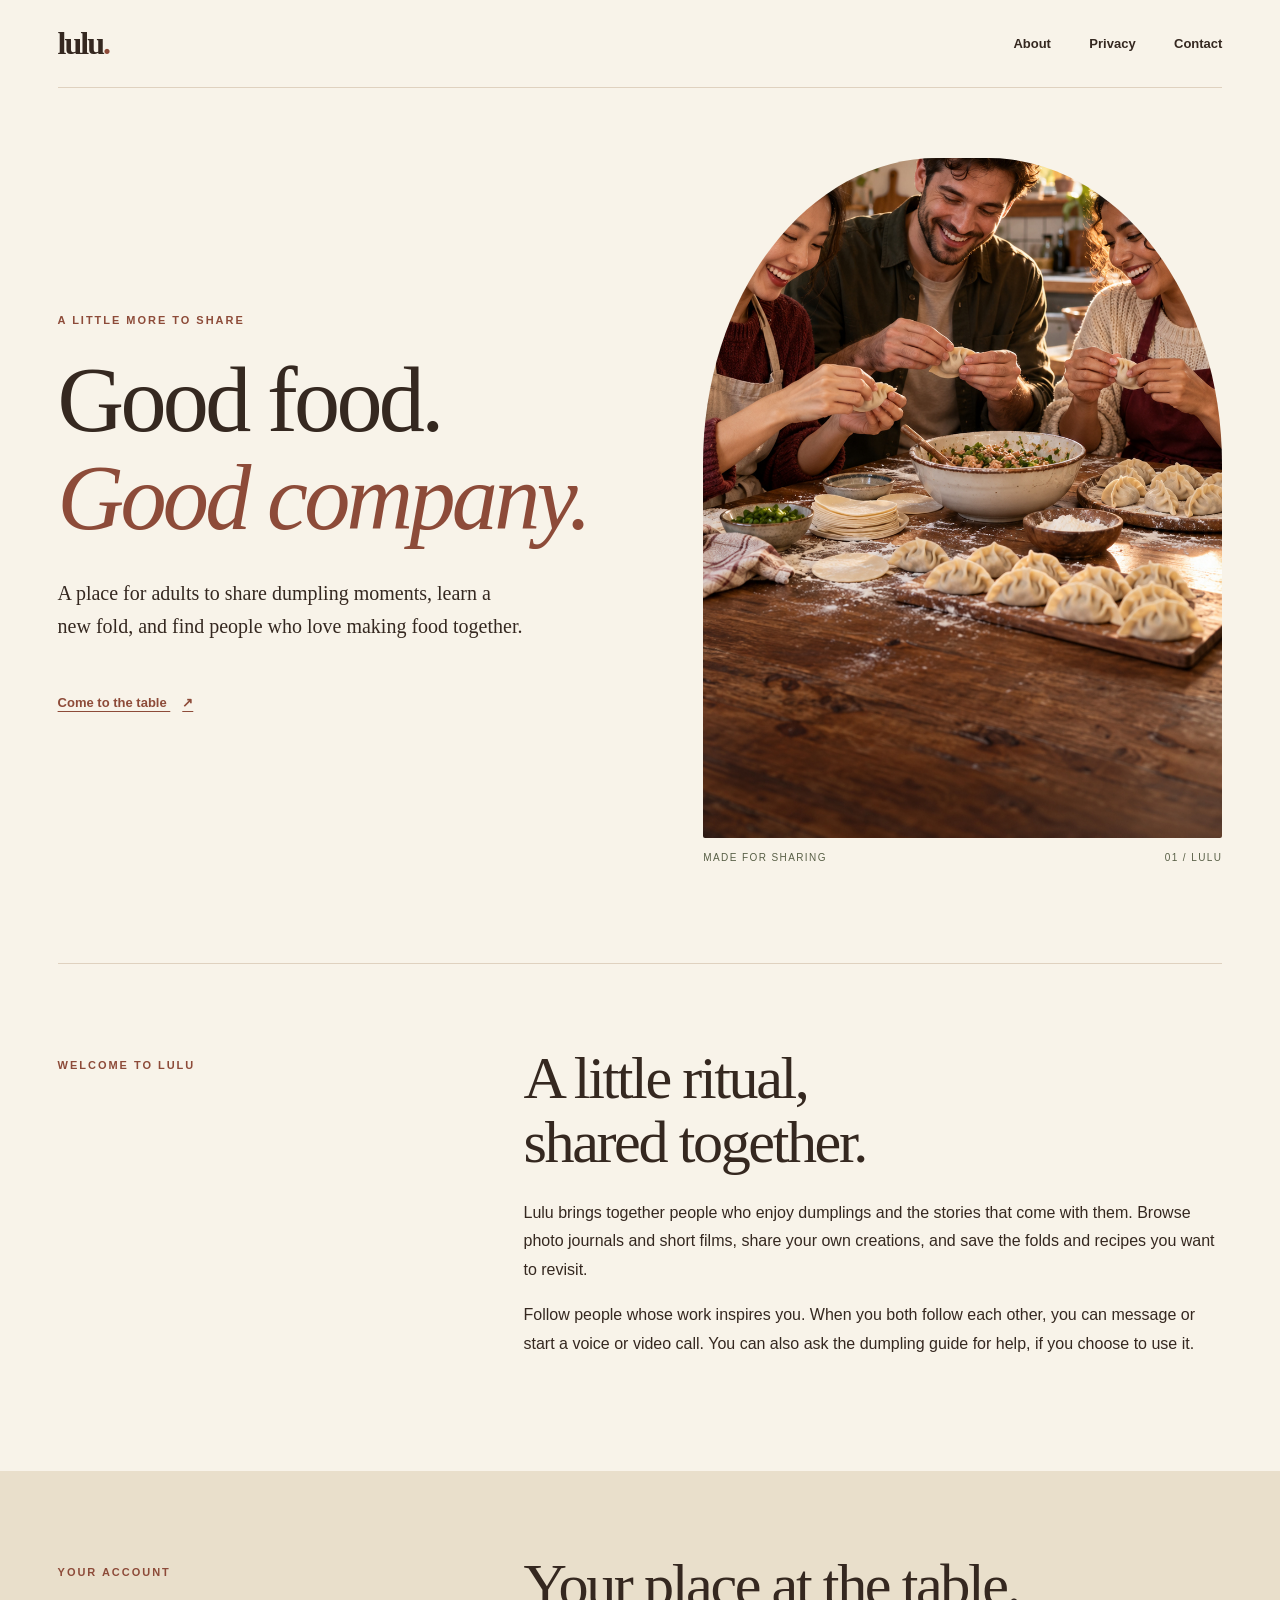
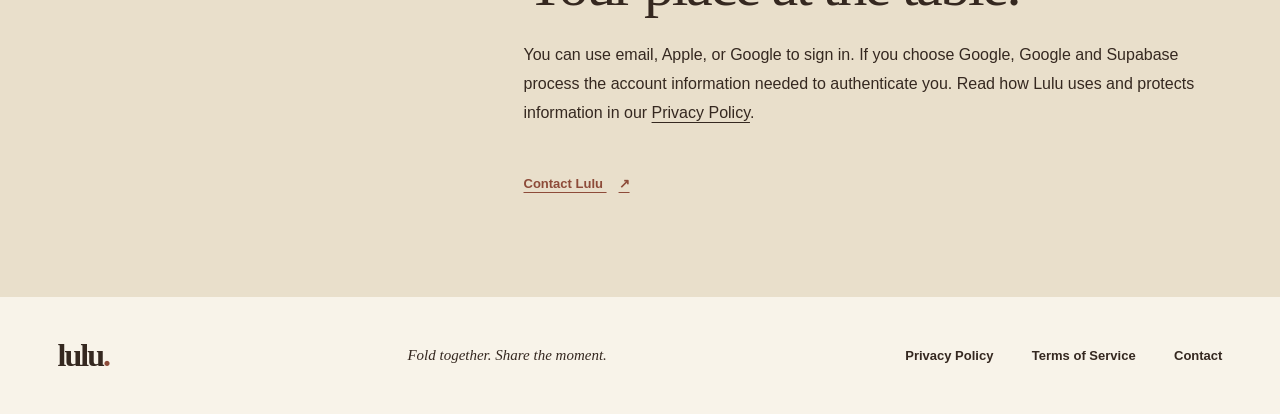
<file: index.html>
<!doctype html>
<html lang="en">
<head>
  <meta charset="utf-8">
  <meta name="viewport" content="width=device-width, initial-scale=1">
  <meta name="description" content="Lulu is a community for adults who enjoy making dumplings and sharing moments around the table.">
  <title>Lulu — Fold together</title>
  <link rel="stylesheet" href="style.css">
</head>
<body>
  <header class="topbar wrap">
    <a class="wordmark" href="./" aria-label="Lulu home">lulu<span>.</span></a>
    <nav aria-label="Main navigation"><a href="#about">About</a><a href="privacy.html">Privacy</a><a href="mailto:lulu_service2026@hotmail.com">Contact</a></nav>
  </header>
  <main>
    <section class="hero wrap" aria-labelledby="hero-title">
      <div class="hero-copy">
        <p class="eyebrow">A LITTLE MORE TO SHARE</p>
        <h1 id="hero-title">Good food.<br><em>Good company.</em></h1>
        <p class="lede">A place for adults to share dumpling moments, learn a new fold, and find people who love making food together.</p>
        <a class="text-link" href="#about">Come to the table <span aria-hidden="true">↗</span></a>
      </div>
      <figure class="hero-image"><img src="lulu-table.jpg" alt="Friends making dumplings together around a table"><figcaption>MADE FOR SHARING <span>01 / LULU</span></figcaption></figure>
    </section>
    <section class="story wrap" id="about" aria-labelledby="about-title">
      <p class="eyebrow">WELCOME TO LULU</p>
      <div><h2 id="about-title">A little ritual,<br>shared together.</h2><p>Lulu brings together people who enjoy dumplings and the stories that come with them. Browse photo journals and short films, share your own creations, and save the folds and recipes you want to revisit.</p><p>Follow people whose work inspires you. When you both follow each other, you can message or start a voice or video call. You can also ask the dumpling guide for help, if you choose to use it.</p></div>
    </section>
    <section class="privacy-note"><div class="wrap note-inner"><p class="eyebrow">YOUR ACCOUNT</p><div><h2>Your place at the table.</h2><p>You can use email, Apple, or Google to sign in. If you choose Google, Google and Supabase process the account information needed to authenticate you. Read how Lulu uses and protects information in our <a href="privacy.html">Privacy Policy</a>.</p><a class="text-link" href="mailto:lulu_service2026@hotmail.com">Contact Lulu <span aria-hidden="true">↗</span></a></div></div></section>
  </main>
  <footer class="wrap footer"><a class="wordmark" href="./">lulu<span>.</span></a><p>Fold together. Share the moment.</p><nav aria-label="Legal"><a href="privacy.html">Privacy Policy</a><a href="terms.html">Terms of Service</a><a href="mailto:lulu_service2026@hotmail.com">Contact</a></nav></footer>
</body>
</html>
</file>
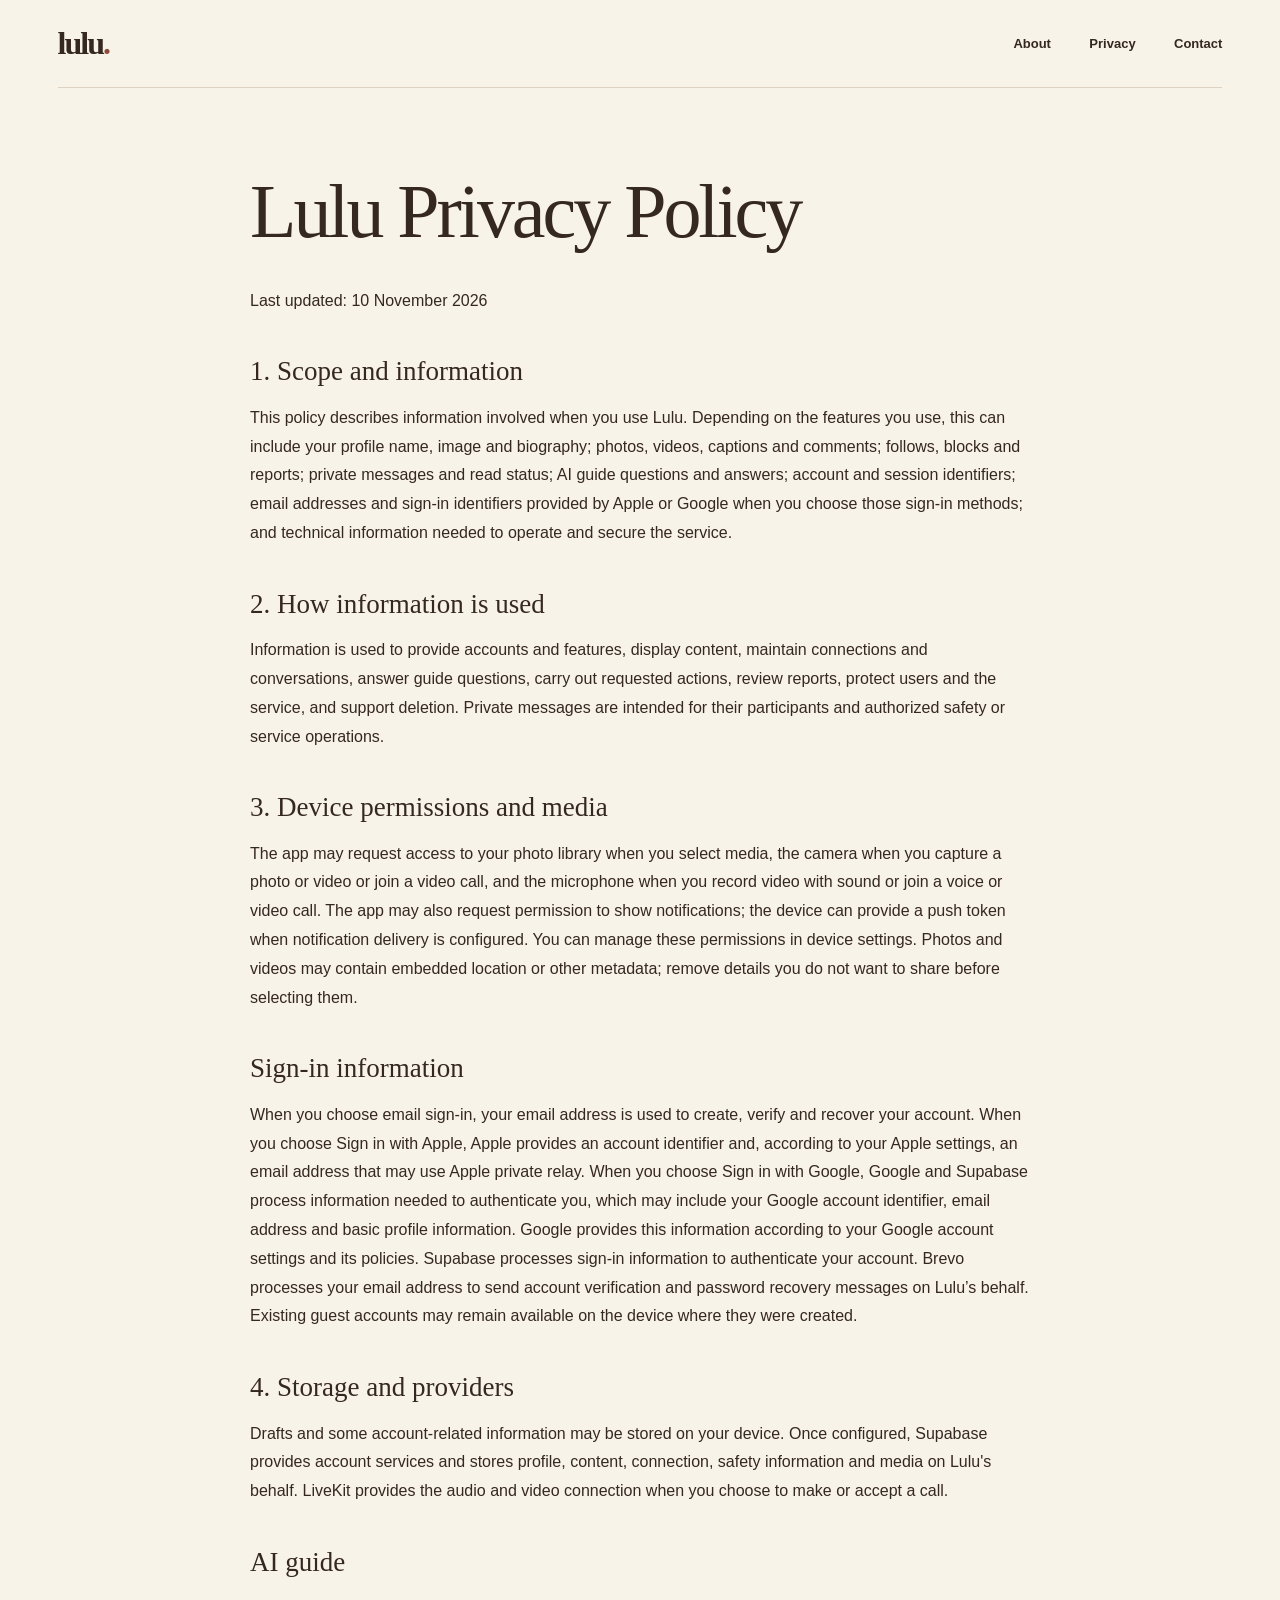
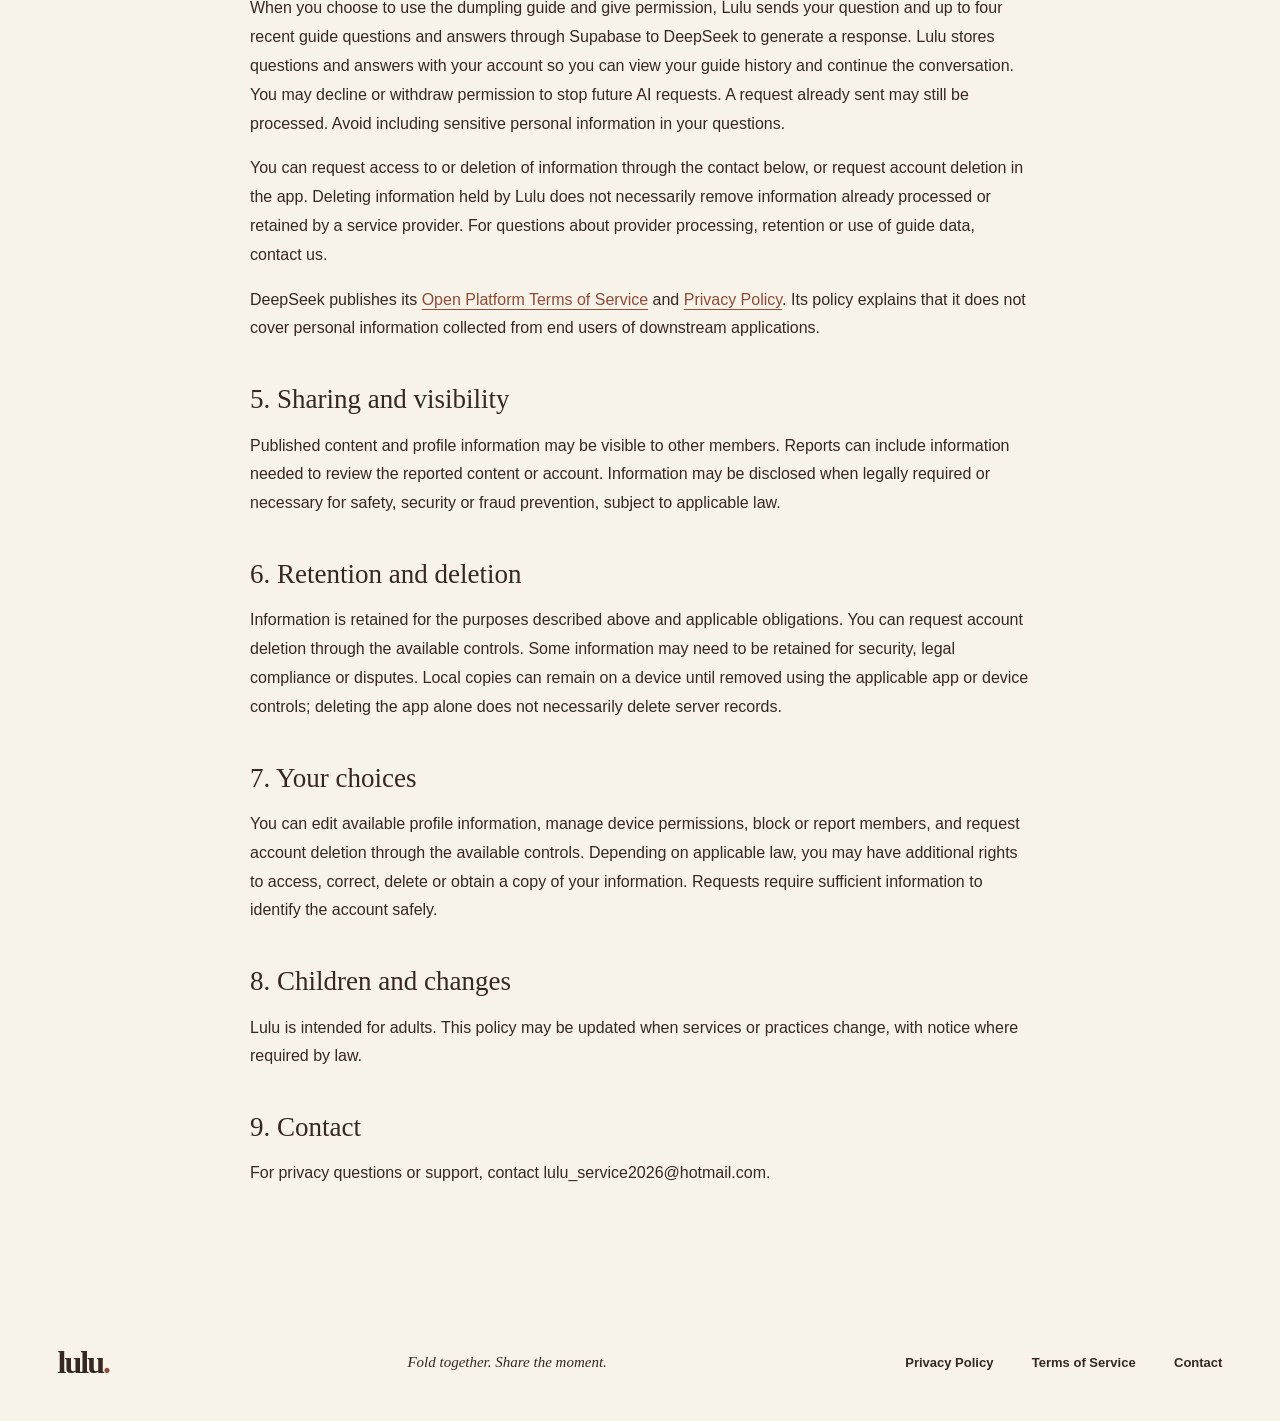
<file: privacy.html>
<!doctype html>
<html lang="en"><head><meta charset="utf-8"><meta name="viewport" content="width=device-width, initial-scale=1"><title>Lulu — Privacy Policy</title><link rel="stylesheet" href="style.css"></head>
<body><header class="topbar wrap"><a class="wordmark" href="./" aria-label="Lulu home">lulu<span>.</span></a><nav aria-label="Main navigation"><a href="./#about">About</a><a href="privacy.html">Privacy</a><a href="mailto:lulu_service2026@hotmail.com">Contact</a></nav></header>
<main class="legal wrap"><h1>Lulu Privacy Policy</h1>
<p>Last updated: 10 November 2026</p>
<h2>1. Scope and information</h2>
<p>This policy describes information involved when you use Lulu. Depending on the features you use, this can include your profile name, image and biography; photos, videos, captions and comments; follows, blocks and reports; private messages and read status; AI guide questions and answers; account and session identifiers; email addresses and sign-in identifiers provided by Apple or Google when you choose those sign-in methods; and technical information needed to operate and secure the service.</p>
<h2>2. How information is used</h2>
<p>Information is used to provide accounts and features, display content, maintain connections and conversations, answer guide questions, carry out requested actions, review reports, protect users and the service, and support deletion. Private messages are intended for their participants and authorized safety or service operations.</p>
<h2>3. Device permissions and media</h2>
<p>The app may request access to your photo library when you select media, the camera when you capture a photo or video or join a video call, and the microphone when you record video with sound or join a voice or video call. The app may also request permission to show notifications; the device can provide a push token when notification delivery is configured. You can manage these permissions in device settings. Photos and videos may contain embedded location or other metadata; remove details you do not want to share before selecting them.</p>
<h2>Sign-in information</h2>
<p>When you choose email sign-in, your email address is used to create, verify and recover your account. When you choose Sign in with Apple, Apple provides an account identifier and, according to your Apple settings, an email address that may use Apple private relay. When you choose Sign in with Google, Google and Supabase process information needed to authenticate you, which may include your Google account identifier, email address and basic profile information. Google provides this information according to your Google account settings and its policies. Supabase processes sign-in information to authenticate your account. Brevo processes your email address to send account verification and password recovery messages on Lulu’s behalf. Existing guest accounts may remain available on the device where they were created.</p>
<h2>4. Storage and providers</h2>
<p>Drafts and some account-related information may be stored on your device. Once configured, Supabase provides account services and stores profile, content, connection, safety information and media on Lulu's behalf. LiveKit provides the audio and video connection when you choose to make or accept a call.</p>
<h2>AI guide</h2>
<p>When you choose to use the dumpling guide and give permission, Lulu sends your question and up to four recent guide questions and answers through Supabase to DeepSeek to generate a response. Lulu stores questions and answers with your account so you can view your guide history and continue the conversation. You may decline or withdraw permission to stop future AI requests. A request already sent may still be processed. Avoid including sensitive personal information in your questions.</p>
<p>You can request access to or deletion of information through the contact below, or request account deletion in the app. Deleting information held by Lulu does not necessarily remove information already processed or retained by a service provider. For questions about provider processing, retention or use of guide data, contact us.</p>
<p>DeepSeek publishes its <a href="https://cdn.deepseek.com/policies/en-US/deepseek-open-platform-terms-of-service.html">Open Platform Terms of Service</a> and <a href="https://cdn.deepseek.com/policies/en-US/deepseek-privacy-policy.html">Privacy Policy</a>. Its policy explains that it does not cover personal information collected from end users of downstream applications.</p>
<h2>5. Sharing and visibility</h2>
<p>Published content and profile information may be visible to other members. Reports can include information needed to review the reported content or account. Information may be disclosed when legally required or necessary for safety, security or fraud prevention, subject to applicable law.</p>
<h2>6. Retention and deletion</h2>
<p>Information is retained for the purposes described above and applicable obligations. You can request account deletion through the available controls. Some information may need to be retained for security, legal compliance or disputes. Local copies can remain on a device until removed using the applicable app or device controls; deleting the app alone does not necessarily delete server records.</p>
<h2>7. Your choices</h2>
<p>You can edit available profile information, manage device permissions, block or report members, and request account deletion through the available controls. Depending on applicable law, you may have additional rights to access, correct, delete or obtain a copy of your information. Requests require sufficient information to identify the account safely.</p>
<h2>8. Children and changes</h2>
<p>Lulu is intended for adults. This policy may be updated when services or practices change, with notice where required by law.</p>
<h2>9. Contact</h2>
<p>For privacy questions or support, contact lulu_service2026@hotmail.com.</p></main>
<footer class="wrap footer"><a class="wordmark" href="./">lulu<span>.</span></a><p>Fold together. Share the moment.</p><nav aria-label="Legal"><a href="privacy.html">Privacy Policy</a><a href="terms.html">Terms of Service</a><a href="mailto:lulu_service2026@hotmail.com">Contact</a></nav></footer></body></html>
</file>
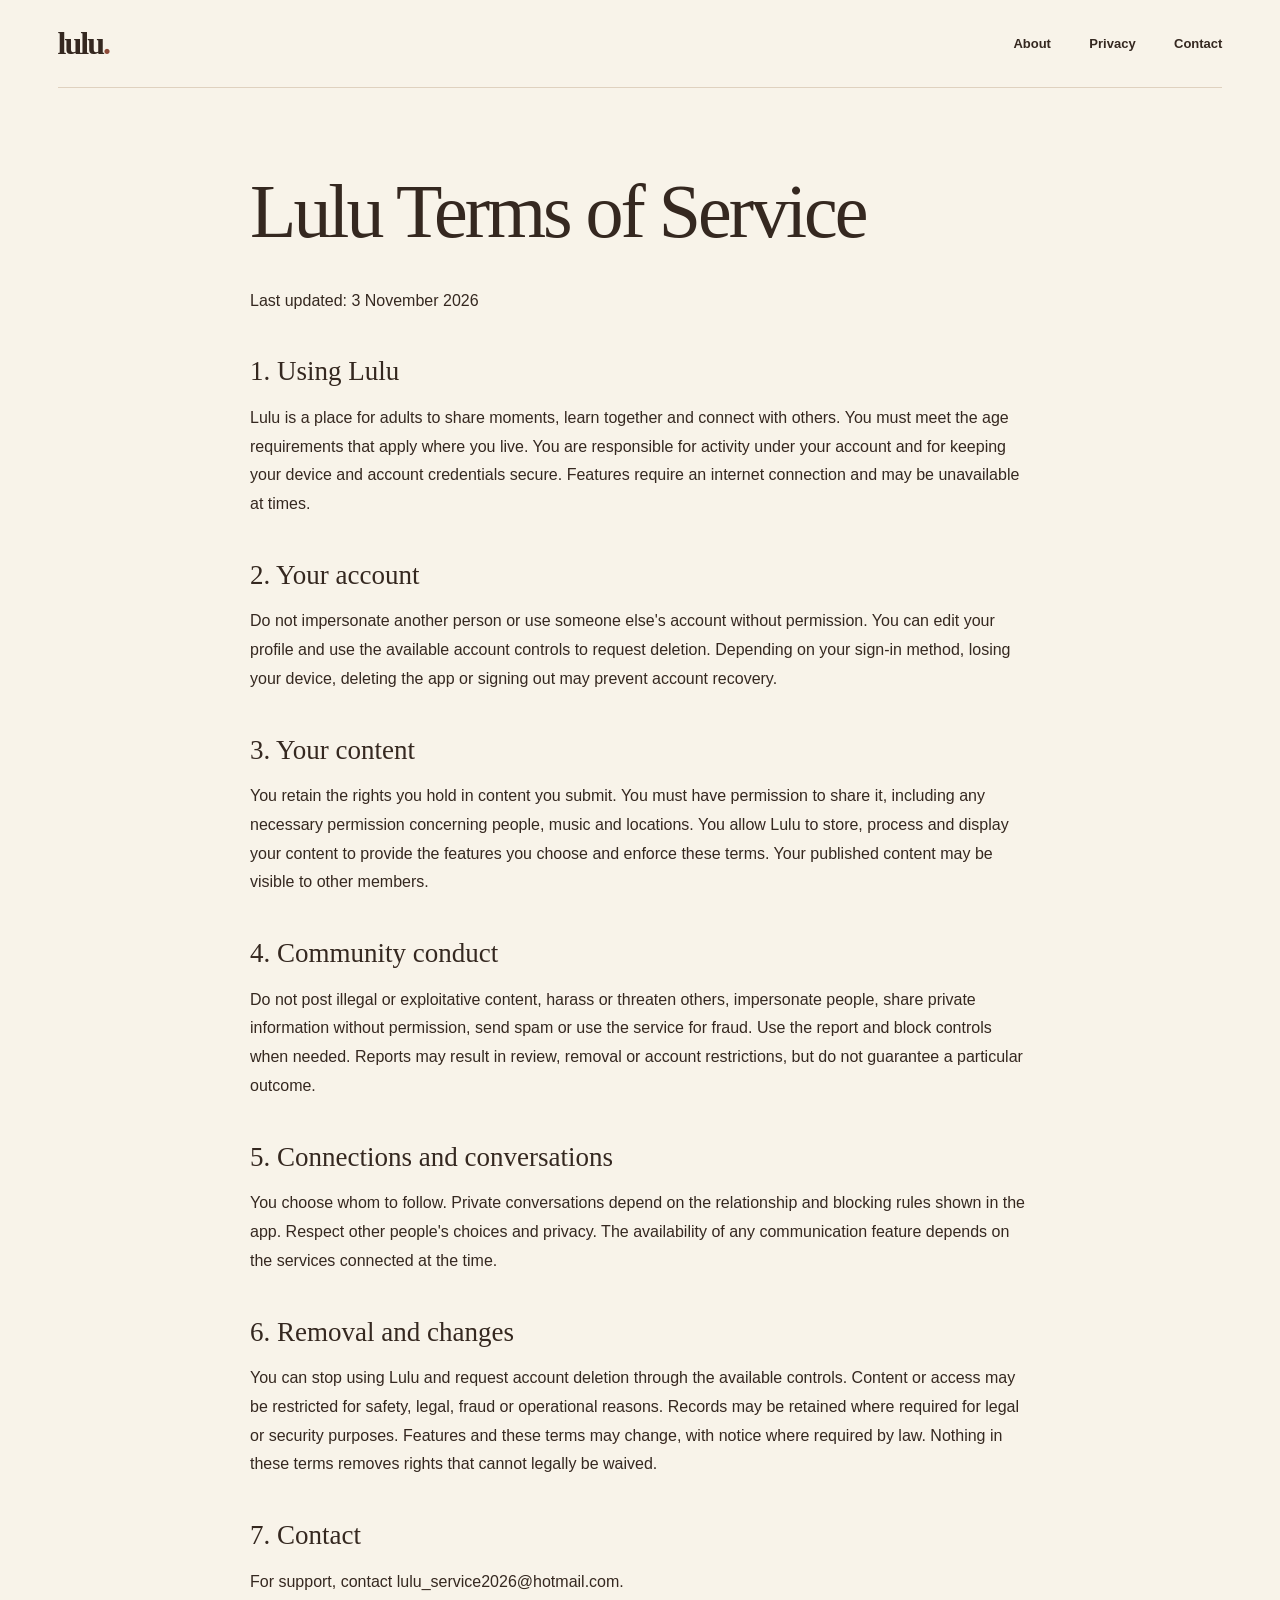
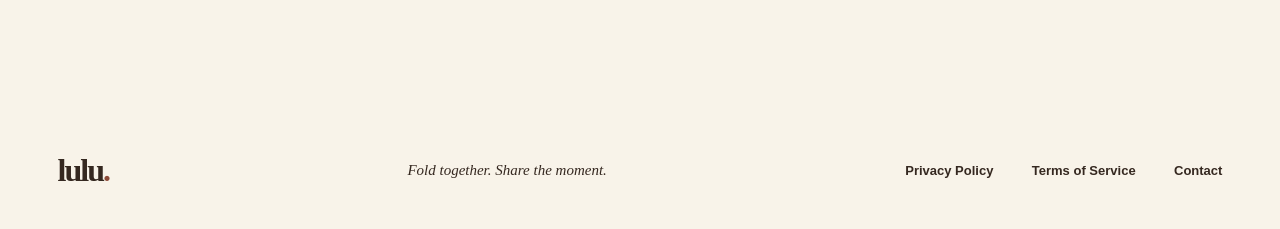
<file: terms.html>
<!doctype html>
<html lang="en"><head><meta charset="utf-8"><meta name="viewport" content="width=device-width, initial-scale=1"><title>Lulu — Terms of Service</title><link rel="stylesheet" href="style.css"></head>
<body><header class="topbar wrap"><a class="wordmark" href="./" aria-label="Lulu home">lulu<span>.</span></a><nav aria-label="Main navigation"><a href="./#about">About</a><a href="privacy.html">Privacy</a><a href="mailto:lulu_service2026@hotmail.com">Contact</a></nav></header>
<main class="legal wrap"><h1>Lulu Terms of Service</h1>
<p>Last updated: 3 November 2026</p>
<h2>1. Using Lulu</h2>
<p>Lulu is a place for adults to share moments, learn together and connect with others. You must meet the age requirements that apply where you live. You are responsible for activity under your account and for keeping your device and account credentials secure. Features require an internet connection and may be unavailable at times.</p>
<h2>2. Your account</h2>
<p>Do not impersonate another person or use someone else's account without permission. You can edit your profile and use the available account controls to request deletion. Depending on your sign-in method, losing your device, deleting the app or signing out may prevent account recovery.</p>
<h2>3. Your content</h2>
<p>You retain the rights you hold in content you submit. You must have permission to share it, including any necessary permission concerning people, music and locations. You allow Lulu to store, process and display your content to provide the features you choose and enforce these terms. Your published content may be visible to other members.</p>
<h2>4. Community conduct</h2>
<p>Do not post illegal or exploitative content, harass or threaten others, impersonate people, share private information without permission, send spam or use the service for fraud. Use the report and block controls when needed. Reports may result in review, removal or account restrictions, but do not guarantee a particular outcome.</p>
<h2>5. Connections and conversations</h2>
<p>You choose whom to follow. Private conversations depend on the relationship and blocking rules shown in the app. Respect other people's choices and privacy. The availability of any communication feature depends on the services connected at the time.</p>
<h2>6. Removal and changes</h2>
<p>You can stop using Lulu and request account deletion through the available controls. Content or access may be restricted for safety, legal, fraud or operational reasons. Records may be retained where required for legal or security purposes. Features and these terms may change, with notice where required by law. Nothing in these terms removes rights that cannot legally be waived.</p>
<h2>7. Contact</h2>
<p>For support, contact lulu_service2026@hotmail.com.</p></main>
<footer class="wrap footer"><a class="wordmark" href="./">lulu<span>.</span></a><p>Fold together. Share the moment.</p><nav aria-label="Legal"><a href="privacy.html">Privacy Policy</a><a href="terms.html">Terms of Service</a><a href="mailto:lulu_service2026@hotmail.com">Contact</a></nav></footer></body></html>
</file>
<file: style.css>
:root{color-scheme:light;--ink:#352820;--rust:#8d4b39;--paper:#f8f3e9;--line:#dfd1bf;--olive:#596047;font-family:Arial,sans-serif}
*{box-sizing:border-box}html{scroll-behavior:smooth}body{margin:0;background:var(--paper);color:var(--ink)}a{color:inherit;text-decoration-thickness:1px;text-underline-offset:4px}a:focus-visible{outline:3px solid var(--rust);outline-offset:5px}.wrap{width:min(100% - 9vw,1240px);margin-inline:auto}.topbar{display:flex;justify-content:space-between;align-items:center;padding-block:25px;border-bottom:1px solid var(--line)}.wordmark{font:700 32px Georgia,serif;letter-spacing:-2px;text-decoration:none}.wordmark span{color:var(--rust)}nav{display:flex;align-items:center;gap:clamp(18px,3vw,40px);font-size:13px;font-weight:600}nav a{text-decoration:none}.hero{display:grid;grid-template-columns:1fr 0.92fr;gap:7%;align-items:center;padding-block:70px 100px}.eyebrow{color:var(--rust);font-size:11px;font-weight:700;letter-spacing:.18em;line-height:1.5}.hero h1,.story h2,.privacy-note h2,.legal h1{font-family:Georgia,serif;font-weight:400;letter-spacing:-.04em;line-height:1.06}.hero h1{font-size:clamp(50px,7.2vw,100px);margin:24px 0 30px}.hero h1 em{font-weight:400;color:var(--rust)}.lede{font:20px/1.65 Georgia,serif;max-width:465px}.text-link{display:inline-block;margin-top:22px;padding-block:10px;color:var(--rust);font-size:13px;font-weight:700}.text-link span{margin-left:12px}.hero-image{margin:0}.hero-image img{display:block;width:100%;height:clamp(440px,57vw,680px);object-fit:cover;object-position:center 38%;border-radius:45% 45% 2px 2px}.hero-image figcaption{display:flex;justify-content:space-between;padding-top:14px;font-size:10px;letter-spacing:.14em;color:var(--olive)}.story,.note-inner{display:grid;grid-template-columns:1fr 2fr;gap:10%;padding-block:82px 96px;border-top:1px solid var(--line)}.story h2,.privacy-note h2{font-size:clamp(37px,4.7vw,62px);margin:0 0 25px}.story p:not(.eyebrow),.privacy-note p:not(.eyebrow){max-width:700px;font-size:16px;line-height:1.8}.privacy-note{background:#e9dfcb}.privacy-note .note-inner{border:0}.footer{display:flex;gap:28px;align-items:center;justify-content:space-between;padding-block:35px}.footer p{font:italic 15px Georgia,serif}.footer nav{flex-wrap:wrap}.legal{max-width:780px;padding-block:65px 100px}.legal h1{font-size:clamp(46px,6vw,76px);margin:18px 0 35px}.legal h2{font:400 27px/1.2 Georgia,serif;margin:40px 0 12px}.legal p{font-size:16px;line-height:1.8}.legal a{color:var(--rust)}@media(max-width:700px){.wrap{width:calc(100% - 40px)}.topbar{padding-block:18px}.topbar nav{gap:16px;font-size:12px}.hero{grid-template-columns:1fr;gap:40px;padding-block:45px 65px}.hero h1{font-size:clamp(48px,11vw,72px);margin:18px 0 20px}.lede{font-size:18px}.hero-image img{height:440px}.story,.note-inner{grid-template-columns:1fr;gap:22px;padding-block:52px 60px}.footer{align-items:flex-start;flex-direction:column;gap:12px}.footer p{margin:0 0 8px}.footer nav{gap:18px}.legal{padding-block:50px 70px}}
@media(prefers-reduced-motion:reduce){html{scroll-behavior:auto}}
</file>
